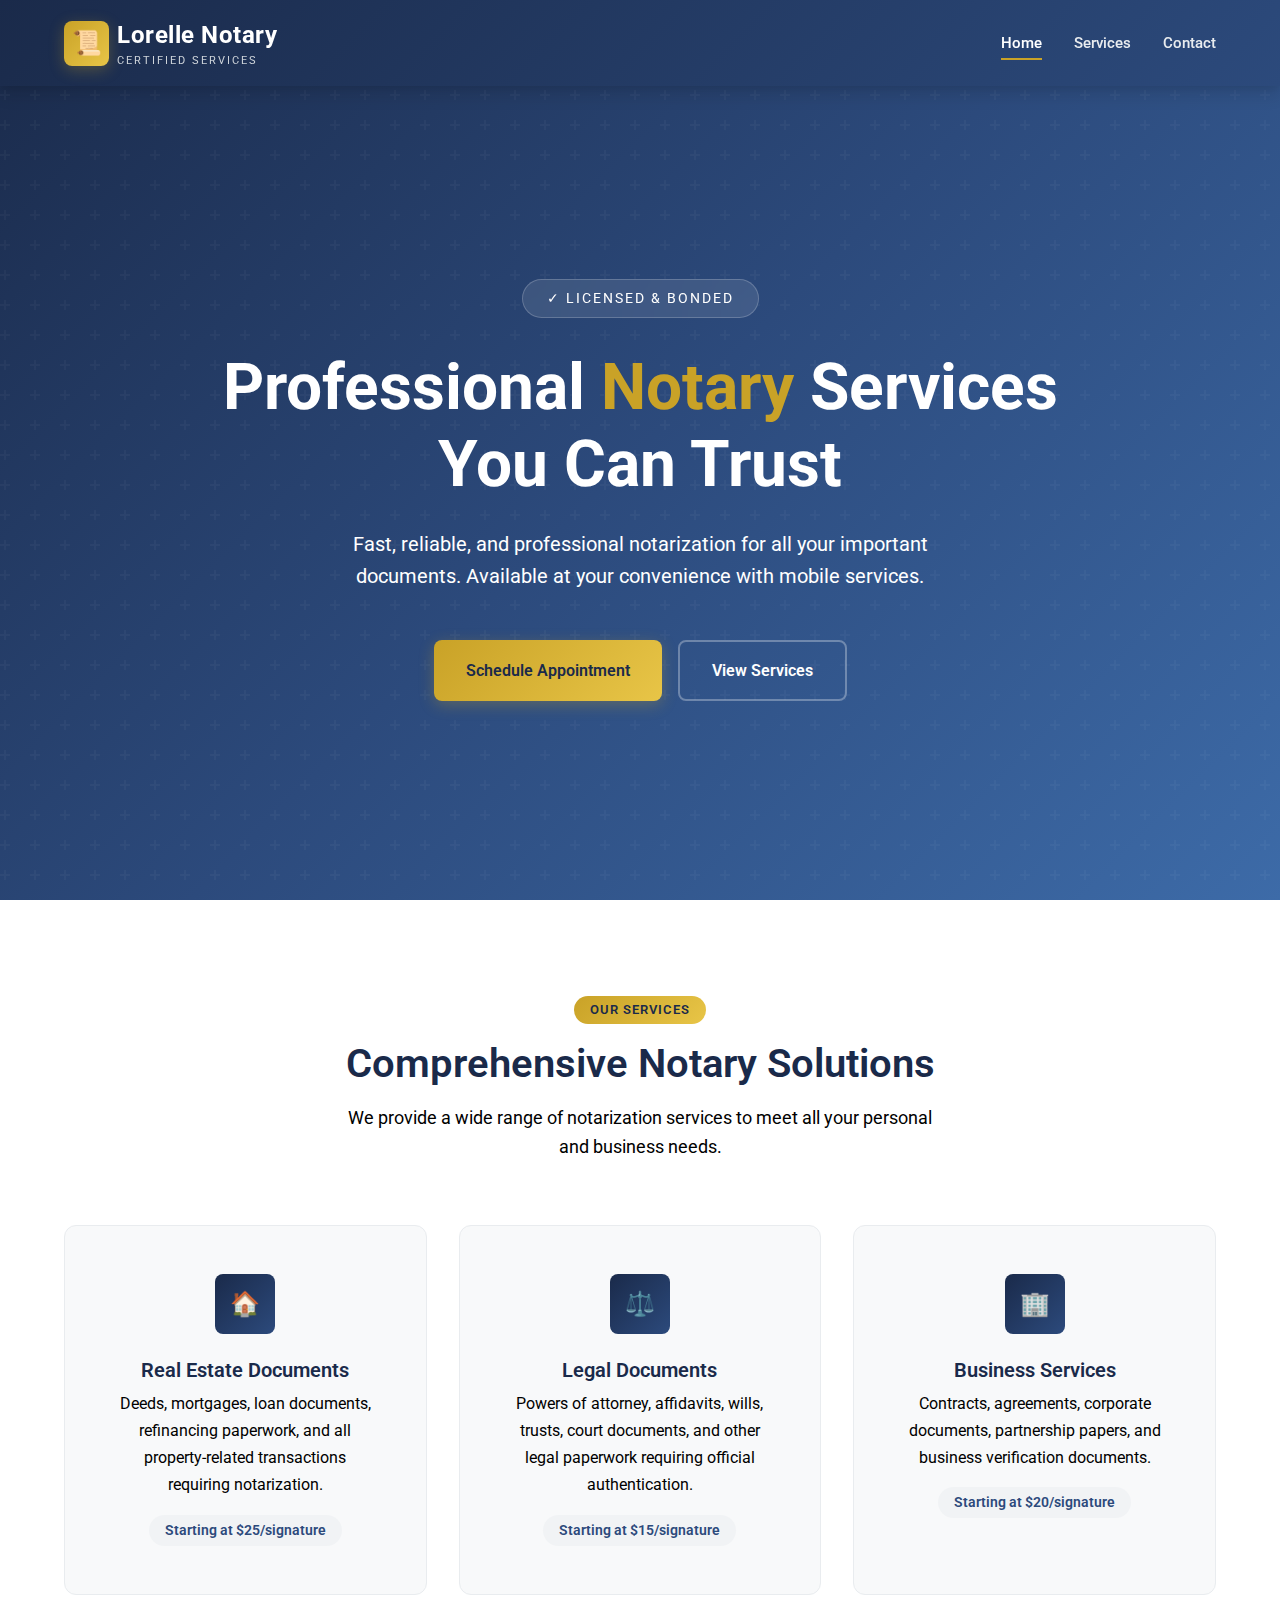
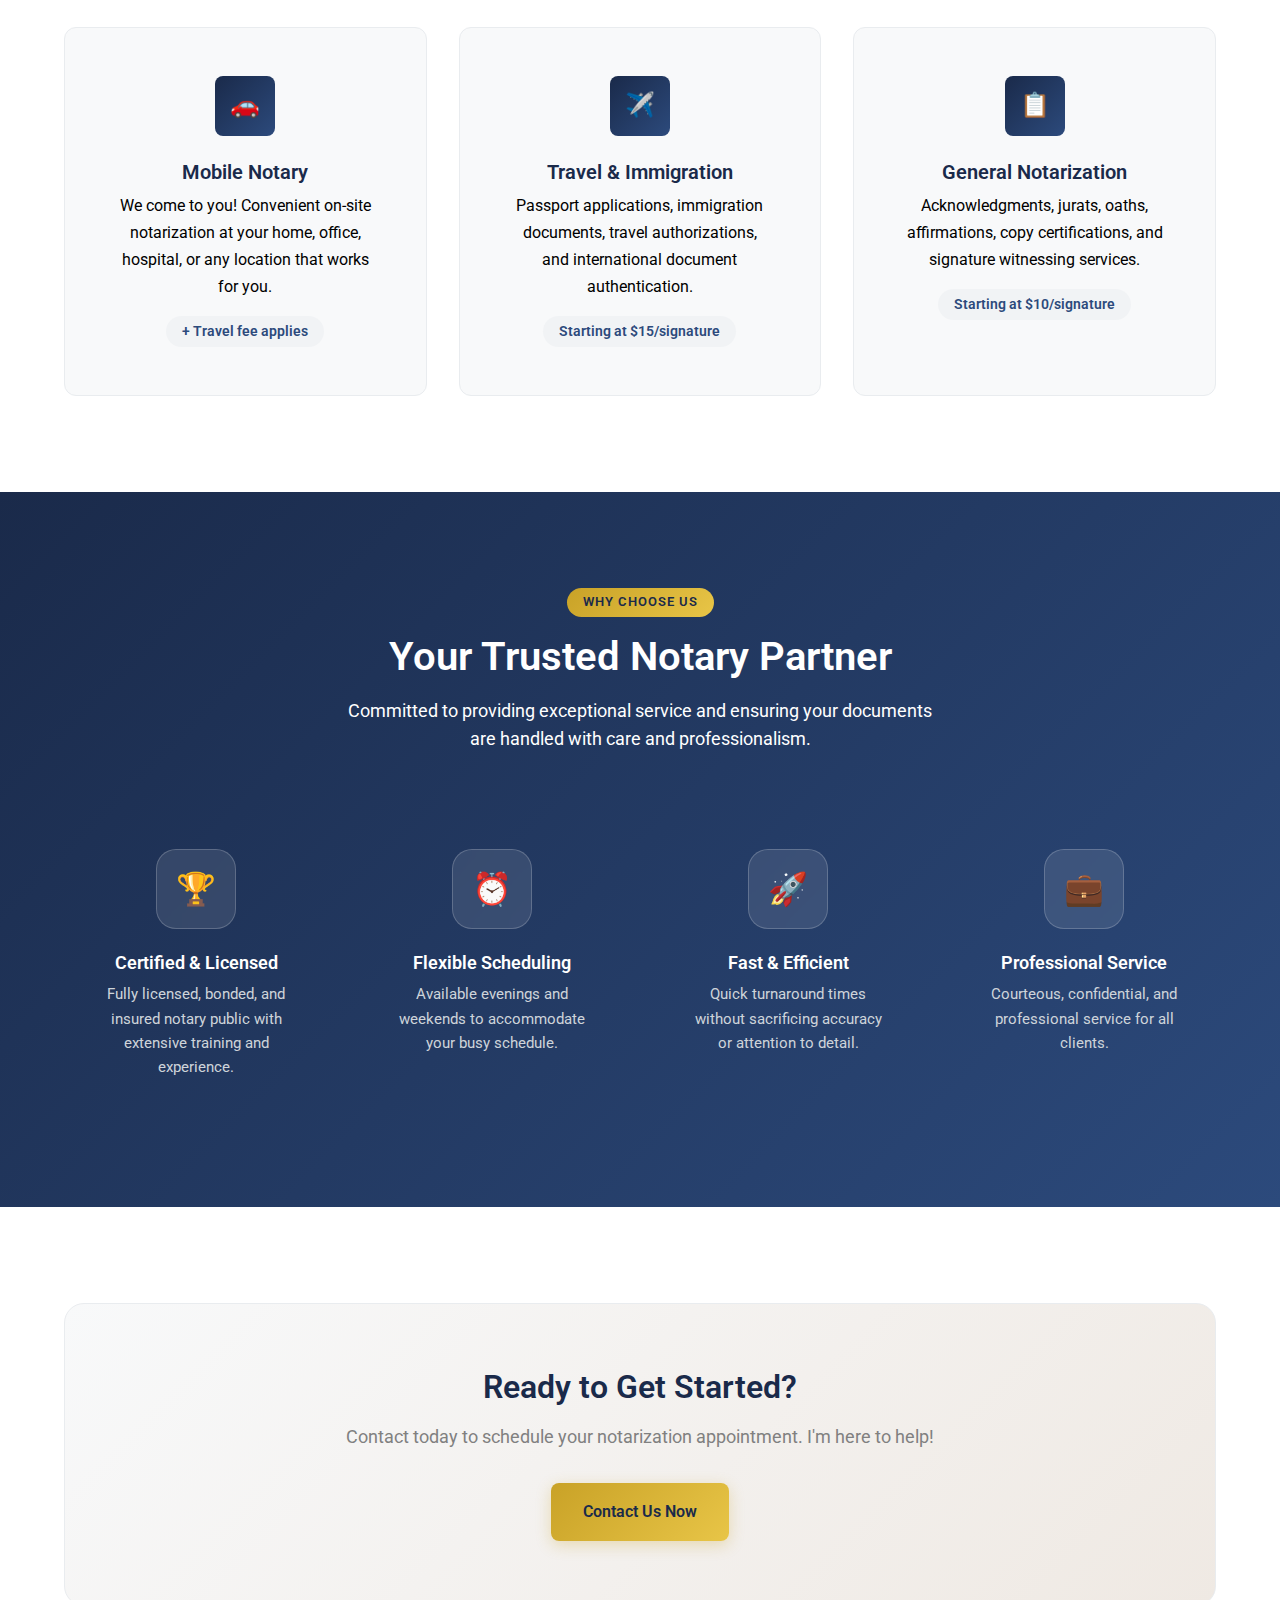
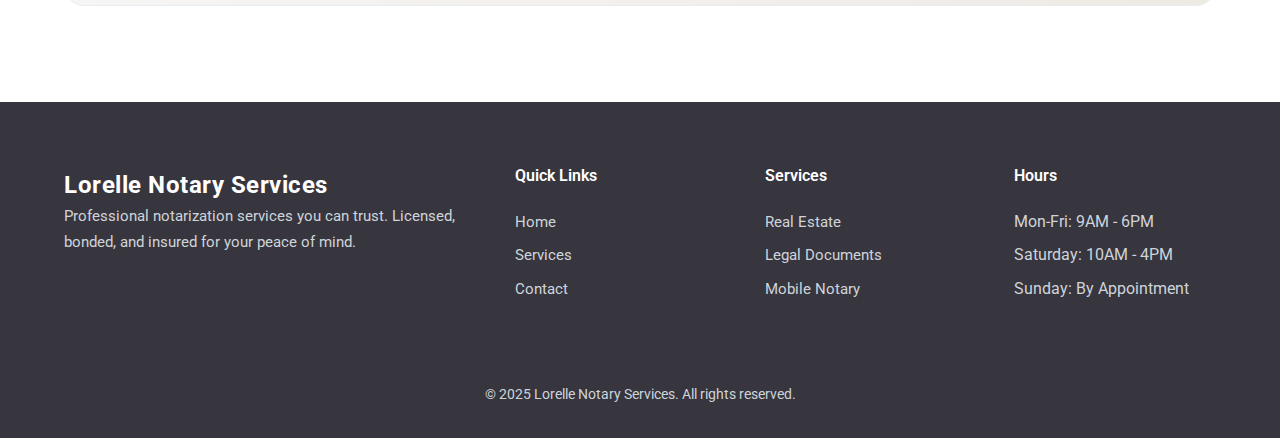
<file: index.html>
<!DOCTYPE html>
<html lang="en">
<head>
  <meta charset="UTF-8">
  <meta name="viewport" content="width=device-width, initial-scale=1.0">
  <meta name="description" content="Professional notary services for all your document authentication needs. Licensed, bonded, and insured mobile notary public.">
  <title>Lorelle Notary Services | Professional Document Authentication</title>
  
  <link rel="stylesheet" href="styles.css">
</head>

<body>
  <!-- Header -->
  <header class="header">
    <div class="container">
      <nav class="nav">
        <a href="index.html" class="logo">
          <div class="logo__icon">📜</div>
          <div>
            <span class="logo__text">Lorelle Notary</span>
            <span class="logo__tagline">Certified Services</span>
          </div>
        </a>
        <ul class="nav__links">
          <li><a href="index.html" class="nav__link active">Home</a></li>
          <li><a href="#services" class="nav__link">Services</a></li>
          <li><a href="contact.html" class="nav__link">Contact</a></li>
        </ul>
      </nav>
    </div>
  </header>

  
  <section class="landing">
    <div class="container">
      <div class="landing__content">
        <span class="landing__badge">✓ Licensed & Bonded</span>
        <h1 class="landing__title">Professional <span>Notary</span> Services<br>You Can Trust</h1>
        <p class="landing__subtitle">Fast, reliable, and professional notarization for all your important documents. Available at your convenience with mobile services.</p>
        <div class="landing__buttons">
          <a href="contact.html" class="btn btn-primary">
            Schedule Appointment
          </a>
          <a href="#services" class="btn btn-outline">
            View Services
          </a>
        </div>
      </div>
    </div>
  </section>

  <!-- Services Section -->
  <section id="services" class="section services">
    <div class="container">
      <div class="section__header">
        <span class="section__badge">Our Services</span>
        <h2 class="section__title">Comprehensive Notary Solutions</h2>
        <p class="section__subtitle">We provide a wide range of notarization services to meet all your personal and business needs.</p>
      </div>
      
      <div class="services__grid">
        <!-- Service Card 1 -->
        <div class="service__card">
          <div class="service__icon--wrapper">
          <div class="service__icon">🏠</div>
          </div>
          <h3 class="service__title">Real Estate Documents</h3>
          <p class="service__description">Deeds, mortgages, loan documents, refinancing paperwork, and all property-related transactions requiring notarization.</p>
          <span class="service__price">Starting at $25/signature</span>
        </div>
        
        <!-- Service Card 2 -->
        <div class="service__card">
          <div class="service__icon--wrapper">
          <div class="service__icon">⚖️</div>
          </div>
          <h3 class="service__title">Legal Documents</h3>
          <p class="service__description">Powers of attorney, affidavits, wills, trusts, court documents, and other legal paperwork requiring official authentication.</p>
          <span class="service__price">Starting at $15/signature</span>
        </div>
        
        <!-- Service Card 3 -->
        <div class="service__card">
          <div class="service__icon--wrapper">
          <div class="service__icon">🏢</div>
          </div>
          <h3 class="service__title">Business Services</h3>
          <p class="service__description">Contracts, agreements, corporate documents, partnership papers, and business verification documents.</p>
          <span class="service__price">Starting at $20/signature</span>
        </div>
        
        <!-- Service Card 4 -->
        <div class="service__card">
          <div class="service__icon--wrapper">
          <div class="service__icon">🚗</div>
          </div>
          <h3 class="service__title">Mobile Notary</h3>
          <p class="service__description">We come to you! Convenient on-site notarization at your home, office, hospital, or any location that works for you.</p>
          <span class="service__price">+ Travel fee applies</span>
        </div>
        
        <!-- Service Card 5 -->
        <div class="service__card">
          <div class="service__icon--wrapper">
          <div class="service__icon">✈️</div>
          </div>
          <h3 class="service__title">Travel & Immigration</h3>
          <p class="service__description">Passport applications, immigration documents, travel authorizations, and international document authentication.</p>
          <span class="service__price">Starting at $15/signature</span>
        </div>
        
        <!-- Service Card 6 -->
        <div class="service__card">
          <div class="service__icon--wrapper">
          <div class="service__icon">📋</div>
          </div>
          <h3 class="service__title">General Notarization</h3>
          <p class="service__description">Acknowledgments, jurats, oaths, affirmations, copy certifications, and signature witnessing services.</p>
          <span class="service__price">Starting at $10/signature</span>
        </div>
      </div>
    </div>
  </section>

  <!-- Why Choose Us Section -->
  <section class="section why-us">
    <div class="container">
      <div class="section__header">
        <span class="section__badge">Why Choose Us</span>
        <h2 class="section__title">Your Trusted Notary Partner</h2>
        <p class="section__subtitle">Committed to providing exceptional service and ensuring your documents are handled with care and professionalism.</p>
      </div>
      
      <div class="features__grid">
        <div class="feature__item">
          <div class="feature__icon">🏆</div>
          <h3 class="feature__title">Certified & Licensed</h3>
          <p class="feature__description">Fully licensed, bonded, and insured notary public with extensive training and experience.</p>
        </div>
        
        <div class="feature__item">
          <div class="feature__icon">⏰</div>
          <h3 class="feature__title">Flexible Scheduling</h3>
          <p class="feature__description">Available evenings and weekends to accommodate your busy schedule.</p>
        </div>
        
        <div class="feature__item">
          <div class="feature__icon">🚀</div>
          <h3 class="feature__title">Fast & Efficient</h3>
          <p class="feature__description">Quick turnaround times without sacrificing accuracy or attention to detail.</p>
        </div>
        
        <div class="feature__item">
          <div class="feature__icon">💼</div>
          <h3 class="feature__title">Professional Service</h3>
          <p class="feature__description">Courteous, confidential, and professional service for all clients.</p>
        </div>
      </div>
    </div>
  </section>

  <!-- CTA Section -->
  <section class="section cta">
    <div class="container">
      <div class="cta-box">
        <h2 class="cta-title">Ready to Get Started?</h2>
        <p class="cta-text">Contact today to schedule your notarization appointment. I'm here to help!</p>
        <a href="contact.html" class="btn btn-primary">Contact Us Now</a>
      </div>
    </div>
  </section>

  <!-- Footer -->
  <footer class="footer">
    <div class="container">
      <div class="footer__content">
        <div class="footer__brand">
          <span class="logo__text">Lorelle Notary Services</span>
          <p>Professional notarization services you can trust. Licensed, bonded, and insured for your peace of mind.</p>
        </div>
        
        <div class="footer__column">
          <h4 class="footer__title">Quick Links</h4>
          <ul class="footer__links">
            <li><a href="index.html">Home</a></li>
            <li><a href="#services">Services</a></li>
            <li><a href="contact.html">Contact</a></li>
          </ul>
        </div>
        
        <div class="footer__column">
          <h4 class="footer__title">Services</h4>
          <ul class="footer__links">
            <li><a href="#services">Real Estate</a></li>
            <li><a href="#services">Legal Documents</a></li>
            <li><a href="#services">Mobile Notary</a></li>
          </ul>
        </div>
        
        <div class="footer__column">
          <h4 class="footer__title">Hours</h4>
          <ul class="footer__links">
            <li>Mon-Fri: 9AM - 6PM</li>
            <li>Saturday: 10AM - 4PM</li>
            <li>Sunday: By Appointment</li>
          </ul>
        </div>
      </div>
      
      <div class="footer__bottom">
        <p>&copy; 2025 Lorelle Notary Services. All rights reserved.</p>
      </div>
    </div>
  </footer>
</body>
</html>
</file>
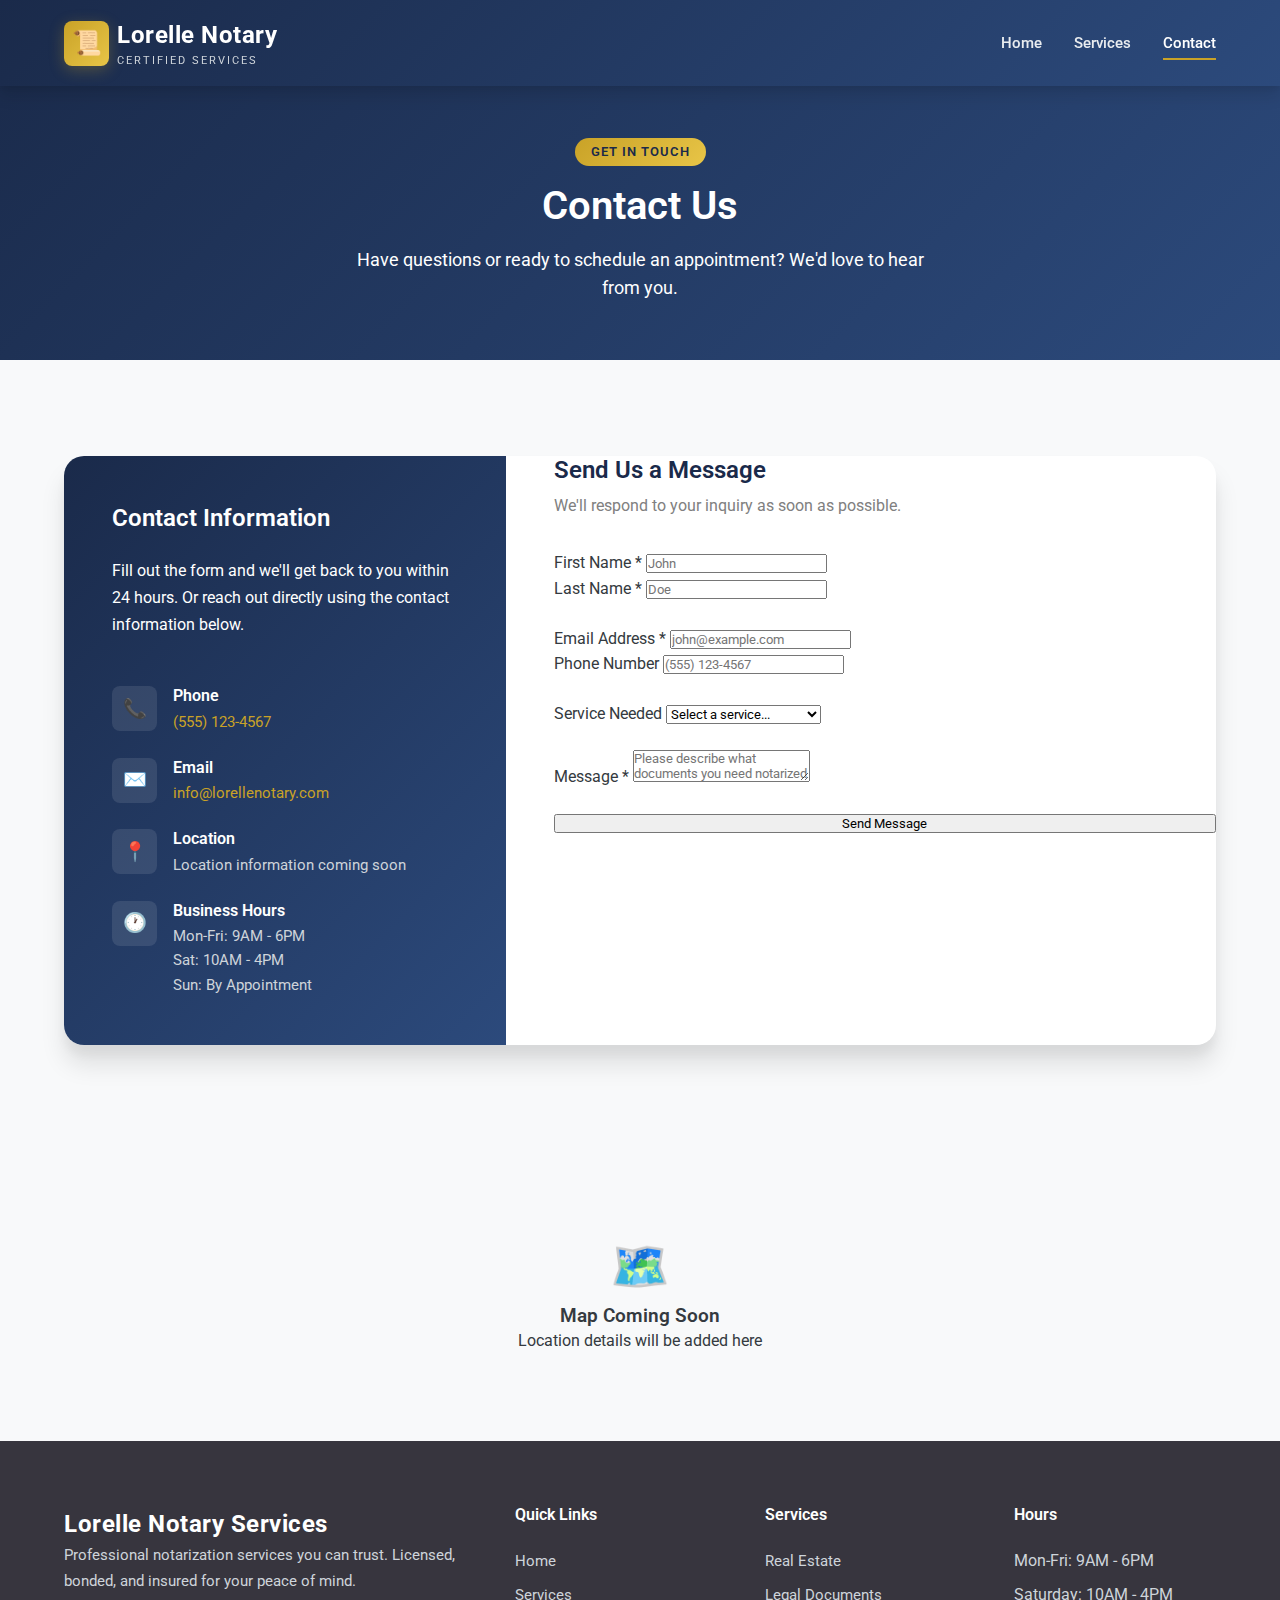
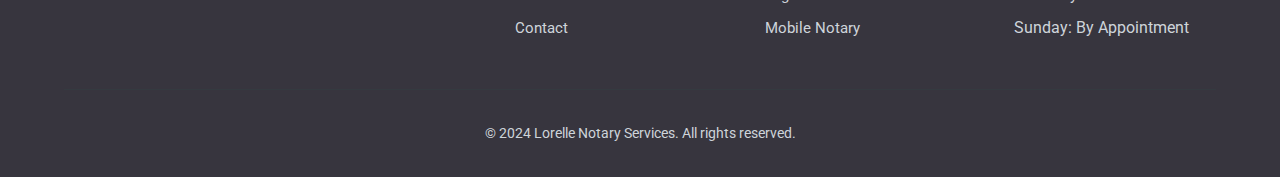
<file: contact.html>
<!DOCTYPE html>
<html lang="en">
<head>
  <meta charset="UTF-8">
  <meta name="viewport" content="width=device-width, initial-scale=1.0">
  <meta name="description" content="Contact Premier Notary Services for professional document authentication. Schedule your appointment today.">
  <title>Contact Us | Lorelle Notary Services</title>
  
  <!-- Fonts -->
  <link rel="preconnect" href="https://fonts.googleapis.com">
  <link rel="preconnect" href="https://fonts.gstatic.com" crossorigin>
  <link href="https://fonts.googleapis.com/css2?family=Inter:wght@400;500;600;700&family=Playfair+Display:wght@600;700&display=swap" rel="stylesheet">
  
  <!-- Styles -->
  <link rel="stylesheet" href="styles.css">
</head>
<body>
  <!-- Header -->
  <header class="header">
    <div class="container">
      <nav class="nav">
        <a href="index.html" class="logo">
          <div class="logo__icon">📜</div>
          <div>
            <span class="logo__text">Lorelle Notary</span>
            <span class="logo__tagline">Certified Services</span>
          </div>
        </a>
        <ul class="nav__links">
          <li><a href="index.html" class="nav__link">Home</a></li>
          <li><a href="index.html#services" class="nav__link">Services</a></li>
          <li><a href="contact.html" class="nav__link active">Contact</a></li>
        </ul>
      </nav>
    </div>
  </header>

  <!-- Contact Hero -->
  <section class="contact__hero">
    <div class="container">
      <span class="section__badge">Get In Touch</span>
      <h1 class="section__title">Contact Us</h1>
      <p class="section__subtitle">Have questions or ready to schedule an appointment? We'd love to hear from you.</p>
    </div>
  </section>

  <!-- Contact Section -->
  <section class="section__contact section">
    <div class="container">
      <div class="contact__grid">
        <!-- Contact Info Side -->
        <div class="contact__info">
          <h2 class="contact__info--title">Contact Information</h2>
          <p class="contact__info--text">Fill out the form and we'll get back to you within 24 hours. Or reach out directly using the contact information below.</p>
          
          <div class="contact__details">
            <div class="contact__detail--item">
              <div class="contact__detail--icon">📞</div>
              <div class="contact__detail--content">
                <h4>Phone</h4>
                <p><a href="tel:+15551234567">(555) 123-4567</a></p>
              </div>
            </div>
            
            <div class="contact__detail--item">
              <div class="contact__detail--icon">✉️</div>
              <div class="contact__detail--content">
                <h4>Email</h4>
                <p><a href="mailto:info@lorellenotary.com">info@lorellenotary.com</a></p>
              </div>
            </div>
            
            <div class="contact__detail--item">
              <div class="contact__detail--icon">📍</div>
              <div class="contact__detail--content">
                <h4>Location</h4>
                <p>Location information coming soon</p>
              </div>
            </div>
            
            <div class="contact__detail--item">
              <div class="contact__detail--icon">🕐</div>
              <div class="contact__detail--content">
                <h4>Business Hours</h4>
                <p>Mon-Fri: 9AM - 6PM<br>Sat: 10AM - 4PM<br>Sun: By Appointment</p>
              </div>
            </div>
          </div>
        </div>
        
        <!-- Contact Form Side -->
        <div class="contact__form-wrapper">
          <h2 class="contact__form--title">Send Us a Message</h2>
          <p class="contact__form--subtitle">We'll respond to your inquiry as soon as possible.</p>
          
          <form class="contact__form" id="contactForm">
            <div class="form-row">
              <div class="form-group">
                <label for="firstName">First Name *</label>
                <input type="text" id="firstName" name="firstName" required placeholder="John">
              </div>
              <div class="form-group">
                <label for="lastName">Last Name *</label>
                <input type="text" id="lastName" name="lastName" required placeholder="Doe">
              </div>
            </div>
            
            <div class="form-row">
              <div class="form-group">
                <label for="email">Email Address *</label>
                <input type="email" id="email" name="email" required placeholder="john@example.com">
              </div>
              <div class="form-group">
                <label for="phone">Phone Number</label>
                <input type="tel" id="phone" name="phone" placeholder="(555) 123-4567">
              </div>
            </div>
            
            <div class="form-group">
              <label for="service">Service Needed</label>
              <select id="service" name="service">
                <option value="">Select a service...</option>
                <option value="real-estate">Real Estate Documents</option>
                <option value="legal">Legal Documents</option>
                <option value="business">Business Services</option>
                <option value="mobile">Mobile Notary</option>
                <option value="travel">Travel & Immigration</option>
                <option value="general">General Notarization</option>
                <option value="other">Other</option>
              </select>
            </div>
            
            <div class="form-group">
              <label for="message">Message *</label>
              <textarea id="message" name="message" required placeholder="Please describe what documents you need notarized and any specific requirements..."></textarea>
            </div>
            
            <button type="submit" class="btn-submit">Send Message</button>
          </form>
        </div>
      </div>
    </div>
  </section>

  <!-- Map Placeholder Section -->
  <section class="section" style="background: var(--off-white); padding: var(--space-2xl) 0;">
    <div class="container">
      <div style="background: linear-gradient(135deg, var(--gray-200), var(--gray-300)); border-radius: var(--radius-lg); height: 300px; display: flex; align-items: center; justify-content: center; text-align: center;">
        <div>
          <div style="font-size: 3rem; margin-bottom: var(--space-md);">🗺️</div>
          <h3 style="color: var(--gray-600); margin-bottom: var(--space-sm);">Map Coming Soon</h3>
          <p style="color: var(--gray-500);">Location details will be added here</p>
        </div>
      </div>
    </div>
  </section>

  <!-- Footer -->
  <footer class="footer">
    <div class="container">
      <div class="footer__content">
        <div class="footer__brand">
          <span class="logo__text">Lorelle Notary Services</span>
          <p>Professional notarization services you can trust. Licensed, bonded, and insured for your peace of mind.</p>
        </div>
        
        <div class="footer__column">
          <h4 class="footer__title">Quick Links</h4>
          <ul class="footer__links">
            <li><a href="index.html">Home</a></li>
            <li><a href="index.html#services">Services</a></li>
            <li><a href="contact.html">Contact</a></li>
          </ul>
        </div>
        
        <div class="footer__column">
          <h4 class="footer__title">Services</h4>
          <ul class="footer__links">
            <li><a href="index.html#services">Real Estate</a></li>
            <li><a href="index.html#services">Legal Documents</a></li>
            <li><a href="index.html#services">Mobile Notary</a></li>
          </ul>
        </div>
        
        <div class="footer__column">
          <h4 class="footer__title">Hours</h4>
          <ul class="footer__links">
            <li>Mon-Fri: 9AM - 6PM</li>
            <li>Saturday: 10AM - 4PM</li>
            <li>Sunday: By Appointment</li>
          </ul>
        </div>
      </div>
      
      <div class="footer__bottom">
        <p>&copy; 2024 Lorelle Notary Services. All rights reserved.</p>
      </div>
    </div>
  </footer>

  <script>
    // Simple form submission handler
    document.getElementById('contactForm').addEventListener('submit', function(e) {
      e.preventDefault();
      
      // Get form data
      const formData = new FormData(this);
      const data = Object.fromEntries(formData);
      
      // Show success message (in production, this would send to a server)
      alert('Thank you for your message! We will get back to you within 24 hours.');
      
      // Reset form
      this.reset();
    });
  </script>
</body>
</html>
</file>
<file: styles.css>
@import url('https://fonts.googleapis.com/css2?family=Roboto:ital,wght@0,100..900;1,100..900&display=swap');


:root {
  /* Colors - Professional Navy & Gold palette */
  --primary-dark: #1a2a4a;
  --primary: #2c4a7c;
  --primary-light: #3d6ba8;
  --accent: #c9a227;
  --accent-light: #e8c547;
  --accent-glow: rgba(201, 162, 39, 0.3);
  
  /* Shadows */
  --shadow-sm: 0 1px 2px rgba(0, 0, 0, 0.05);
  --shadow-md: 0 4px 6px rgba(0, 0, 0, 0.07), 0 2px 4px rgba(0, 0, 0, 0.05);
  --shadow-lg: 0 10px 15px rgba(0, 0, 0, 0.1), 0 4px 6px rgba(0, 0, 0, 0.05);
  --shadow-xl: 0 20px 25px rgba(0, 0, 0, 0.1), 0 10px 10px rgba(0, 0, 0, 0.04);
  
  /* Transitions */
  --transition-fast: 150ms ease;
  --transition-base: 250ms ease;
  --transition-slow: 350ms ease;
  
  /* Border Radius */
  --radius-sm: 4px;
  --radius-md: 8px;
  --radius-lg: 12px;
  --radius-xl: 20px;
  --radius-full: 9999px;
}

/* ===== Reset & Base Styles ===== */
* {
  font-family: "Roboto", sans-serif;
  box-sizing: border-box;
  margin: 0;
  padding: 0;
}

html {
  scroll-behavior: smooth;
}

body {
  font-family: "Roboto", sans-serif;
  font-size: 16px;
  line-height: 1.6;
  color: #343a40;
  background-color: #f8f9fa;
  -webkit-font-smoothing: antialiased;
}

img {
  max-width: 100%;
  height: auto;
  display: block;
}

a {
  text-decoration: none;
  color: inherit;
  transition: color var(--transition-fast);
}

ul {
  list-style: none;
}

h1, h2, h3, h4, h5, h6 {
  font-family: "Roboto", sans-serif;
  font-weight: 600;
  line-height: 1.2;
  color: var(--primary-dark);
}

.container {
  width: 100%;
  max-width: 1200px;
  margin: 0 auto;
  padding: 0 24px;
}

.section {
  padding: 96px 0;
}

/* HEADER & NAV */
.header {
  position: fixed;
  top: 0;
  left: 0;
  right: 0;
  z-index: 1000;
  background: linear-gradient(135deg, var(--primary-dark) 0%, var(--primary) 100%);
  box-shadow: var(--shadow-lg);
}

.nav {
  display: flex;
  justify-content: space-between;
  align-items: center;
  padding: 16px 0;
}

.logo {
  display: flex;
  align-items: center;
  gap: 8px;
}

.logo__icon {
  width: 45px;
  height: 45px;
  background: linear-gradient(135deg, var(--accent) 0%, var(--accent-light) 100%);
  border-radius: var(--radius-md);
  display: flex;
  align-items: center;
  justify-content: center;
  font-size: 1.5rem;
  box-shadow: 0 4px 15px var(--accent-glow);
}

.logo__text {
  font-family:"Roboto", sans-serif;
  font-size: 1.5rem;
  font-weight: 700;
  color: #ffffff;
  letter-spacing: 0.5px;
}

.logo__tagline {
  font-size: 0.7rem;
  color: #ced4da;
  text-transform: uppercase;
  letter-spacing: 2px;
  display: block;
  margin-top: -2px;
}

.nav__links {
  display: flex;
  gap: 32px;
}

.nav__link {
  color: #e9ecef;
  font-weight: 500;
  font-size: 0.95rem;
  position: relative;
  padding: 8px 0;
}

.nav__link::after {
  content: '';
  position: absolute;
  bottom: 0;
  left: 0;
  width: 0;
  height: 2px;
  background: var(--accent);
  transition: width var(--transition-base);
}

.nav__link:hover {
  color: #ffffff;
}

.nav__link:hover::after,
.nav__link.active::after {
  width: 100%;
}

.nav__link.active {
  color: #ffffff;
}

/* LANDING */
.landing {
  min-height: 100vh;
  display: flex;
  align-items: center;
  background: linear-gradient(135deg, var(--primary-dark) 0%, var(--primary) 50%, var(--primary-light) 100%);
  position: relative;
  overflow: hidden;
  padding-top: 80px;
}

.landing::before {
  content: '';
  position: absolute;
  top: 0;
  left: 0;
  right: 0;
  bottom: 0;
  background: url("data:image/svg+xml,%3Csvg width='60' height='60' viewBox='0 0 60 60' xmlns='http://www.w3.org/2000/svg'%3E%3Cg fill='none' fill-rule='evenodd'%3E%3Cg fill='%23ffffff' fill-opacity='0.03'%3E%3Cpath d='M36 34v-4h-2v4h-4v2h4v4h2v-4h4v-2h-4zm0-30V0h-2v4h-4v2h4v4h2V6h4V4h-4zM6 34v-4H4v4H0v2h4v4h2v-4h4v-2H6zM6 4V0H4v4H0v2h4v4h2V6h4V4H6z'/%3E%3C/g%3E%3C/g%3E%3C/svg%3E");
}

.landing__content {
  position: relative;
  z-index: 1;
  text-align: center;
  color: #ffffff;
}

.landing__badge {
  display: inline-block;
  background: rgba(255, 255, 255, 0.1);
  backdrop-filter: blur(10px);
  border: 1px solid rgba(255, 255, 255, 0.2);
  padding: 8px 24px;
  border-radius: var(--radius-full);
  font-size: 0.85rem;
  text-transform: uppercase;
  letter-spacing: 2px;
  margin-bottom: 32px;
  animation: fadeInDown 0.8s ease;
}

.landing__title {
  font-size: clamp(2.5rem, 5vw, 4rem);
  font-weight: 700;
  color: #ffffff;
  margin-bottom: 24px;
  animation: fadeInUp 0.8s ease 0.2s both;
}

.landing__title span {
  color: var(--accent);
}

.landing__subtitle {
  font-size: clamp(1rem, 2vw, 1.25rem);
  color: white;
  max-width: 600px;
  margin: 0 auto 48px;
  animation: fadeInUp 0.8s ease 0.4s both;
}

.landing__buttons {
  display: flex;
  gap: 16px;
  justify-content: center;
  flex-wrap: wrap;
  animation: fadeInUp 0.8s ease 0.6s both;
}

/* BUTTONS */
.btn {
  display: inline-flex;
  align-items: center;
  gap: 8px;
  padding: 16px 32px;
  border-radius: var(--radius-md);
  font-weight: 600;
  font-size: 1rem;
  cursor: pointer;
  border: none;
  transition: all var(--transition-base);
}

.btn-primary {
  background: linear-gradient(135deg, var(--accent) 0%, var(--accent-light) 100%);
  color: var(--primary-dark);
  box-shadow: 0 4px 15px var(--accent-glow);
}

.btn-primary:hover {
  transform: translateY(-2px);
  box-shadow: 0 8px 25px var(--accent-glow);
}

.btn-outline {
  background: transparent;
  color: #ffffff;
  border: 2px solid rgba(255, 255, 255, 0.3);
}

.btn-outline:hover {
  background: rgba(255, 255, 255, 0.1);
  border-color: #ffffff;
}

/* SERVICES */
.services {
  background: #ffffff;
}

.section__header {
  text-align: center;
  margin-bottom: 64px;
}

.section__badge {
  display: inline-block;
  background: linear-gradient(135deg, var(--accent) 0%, var(--accent-light) 100%);
  color: var(--primary-dark);
  padding: 4px 16px;
  border-radius: var(--radius-full);
  font-size: 0.8rem;
  font-weight: 600;
  text-transform: uppercase;
  letter-spacing: 1px;
  margin-bottom: 16px;
}

.section__title {
  font-size: clamp(1.75rem, 4vw, 2.5rem);
  margin-bottom: 16px;
}

.section__subtitle {
  color: black;
  max-width: 600px;
  margin: 0 auto;
  font-size: 1.1rem;
}

.services__grid {
  display: grid;
  grid-template-columns: repeat(auto-fit, minmax(300px, 1fr));
  gap: 32px;
}

.service__card {
  background: #f8f9fa;
  border-radius: 12px;
  padding: 48px; 
  position: relative;
  overflow: hidden;
  transition: all var(--transition-base);
  border: 1px solid #e9ecef;
  text-align: center;
}

.service__card:hover {
  transform: translateY(-8px);
  box-shadow: var(--shadow-xl);
  border-color: var(--accent);
}

.service__card::before {
  content: '';
  position: absolute;
  top: 0;
  left: 0;
  right: 0;
  height: 4px;
  background: linear-gradient(90deg, var(--accent) 0%, var(--accent-light) 100%);
  opacity: 0;
  transition: opacity var(--transition-base);
}

.service__card:hover::before {
  opacity: 1;
}

.service__icon {
  width: 60px;
  height: 60px;
  background: linear-gradient(135deg, var(--primary-dark) 0%, var(--primary) 100%);
  border-radius: var(--radius-md);
  display: flex;
  align-items: center;
  justify-content: center;
  font-size: 1.5rem;
  margin-bottom: 24px;
}

.service__icon--wrapper {
  display: flex;
  justify-content: center;
  align-items: center;
}

.service__title {
  font-size: 1.25rem;
  margin-bottom: 8px;
  
}

.service__description {
  color: black;
  line-height: 1.7;
}

.service__price {
  display: inline-block;
  margin-top: 16px;
  padding: 4px 16px;
  background: #f1f3f5;
  border-radius: var(--radius-full);
  color: var(--primary);
  font-weight: 600;
  font-size: 0.9rem;
}

/* WHY CHOOSE US */
.why-us {
  background: linear-gradient(135deg, var(--primary-dark) 0%, var(--primary) 100%);
  color: #ffffff;
}

.why-us .section__title {
  color: #ffffff;
}

.why-us .section__subtitle {
  color: white;
}

.features__grid {
  display: grid;
  grid-template-columns: repeat(auto-fit, minmax(250px, 1fr));
  gap: 32px;
}

.feature__item {
  text-align: center;
  padding: 32px;
}

.feature__icon {
  width: 80px;
  height: 80px;
  background: rgba(255, 255, 255, 0.1);
  backdrop-filter: blur(10px);
  border: 1px solid rgba(255, 255, 255, 0.2);
  border-radius: var(--radius-xl);
  display: flex;
  align-items: center;
  justify-content: center;
  font-size: 2rem;
  margin: 0 auto 24px;
  transition: transform var(--transition-base);
}

.feature__item:hover .feature__icon {
  transform: scale(1.1);
  background: var(--accent);
}

.feature__title {
  font-size: 1.1rem;
  color: #ffffff;
  margin-bottom: 8px;
}

.feature__description {
  color: #ced4da;
  font-size: 0.95rem;
}

/* CTA */
.cta {
  background: #ffffff;
  text-align: center;
}

.cta-box {
  background: linear-gradient(135deg, #f8f9fa 0%, #efe9e3 100%);
  border-radius: var(--radius-xl);
  padding: 64px;
  border: 1px solid #e9ecef;
}

.cta-title {
  font-size: clamp(1.5rem, 3vw, 2rem);
  margin-bottom: 16px;
}

.cta-text {
  color: grey;
  margin-bottom: 32px;
  font-size: 1.1rem;
}

/* CONTACT PAGE */
.contact__hero {
  min-height: 40vh;
  display: flex;
  align-items: center;
  background: linear-gradient(135deg, var(--primary-dark) 0%, var(--primary) 100%);
  padding-top: 80px;
  text-align: center;
  color: #ffffff;
}

.contact__hero .section__title {
  color: #ffffff;
  margin-bottom: 16px;
}

.contact__hero .section__subtitle {
  color: #ffffff;
}

.contact__section {
  background: #ffffff;
  margin-top: -60px;
  position: relative;
  z-index: 10;
}

.contact__grid {
  display: grid;
  grid-template-columns: 1fr 1.5fr;
  gap: 48px;
  background: #ffffff;
  border-radius: var(--radius-xl);
  box-shadow: var(--shadow-xl);
  overflow: hidden;
}

.contact__info {
  background: linear-gradient(135deg, var(--primary-dark) 0%, var(--primary) 100%);
  color: #ffffff;
  padding: 48px;
}

.contact__info--title {
  font-size: 1.5rem;
  color: #ffffff;
  margin-bottom: 24px;
}

.contact__info--text {
  color: #ffffff;
  margin-bottom: 48px;
  line-height: 1.7;
}

.contact__details {
  display: flex;
  flex-direction: column;
  gap: 24px;
}

.contact__detail--item {
  display: flex;
  align-items: flex-start;
  gap: 16px;
}

.contact__detail--icon {
  width: 45px;
  height: 45px;
  background: rgba(255, 255, 255, 0.1);
  border-radius: var(--radius-md);
  display: flex;
  align-items: center;
  justify-content: center;
  font-size: 1.2rem;
  flex-shrink: 0;
}

.contact__detail--content h4 {
  color: #ffffff;
  font-size: 1rem;
  margin-bottom: 4px;
}

.contact__detail--content p {
  color: #ced4da;
  font-size: 0.95rem;
}

.contact__detail--content a {
  color: var(--accent);
  transition: color var(--transition-fast);
}

.contact__detail--content a:hover {
  color: var(--accent-light);
}

.contact__form--wrapper {
  padding: 48px;
}

.contact__form--title {
  font-size: 1.5rem;
  margin-bottom: 8px;
}

.contact__form--subtitle {
  color: grey;
  margin-bottom: 32px;
}

.contact__form {
  display: flex;
  flex-direction: column;
  gap: 24px;
}

.form__row {
  display: grid;
  grid-template-columns: 1fr 1fr;
  gap: 24px;
}

.form__group {
  display: flex;
  flex-direction: column;
}

.form__group label {
  font-weight: 600;
  font-size: 0.9rem;
  margin-bottom: 8px;
  color: black;
}

.form__group input,
.form__group textarea,
.form__group select {
  padding: 16px;
  border: 2px solid #e9ecef;
  border-radius: var(--radius-md);
  font-size: 1rem;
  transition: all var(--transition-fast);
  background: #f8f9fa;
}

.form__group input:focus,
.form__group textarea:focus,
.form__group select:focus {
  outline: none;
  border-color: var(--primary);
  background: #ffffff;
  box-shadow: 0 0 0 4px rgba(44, 74, 124, 0.1);
}

.form__group textarea {
  resize: vertical;
  min-height: 150px;
}

.btn__submit {
  background: linear-gradient(135deg, var(--primary-dark) 0%, var(--primary) 100%);
  color: #ffffff;
  padding: 16px 48px;
  border: none;
  border-radius: var(--radius-md);
  font-size: 1rem;
  font-weight: 600;
  cursor: pointer;
  transition: all var(--transition-base);
  align-self: flex-start;
}

.btn__submit:hover {
  transform: translateY(-2px);
  box-shadow: var(--shadow-lg);
}

/* ===== Footer ===== */
.footer {
  background: #37353e;
  color: #ced4da;
  padding: 64px 0 32px;
}

.footer__content {
  display: grid;
  grid-template-columns: 2fr 1fr 1fr 1fr;
  gap: 48px;
  margin-bottom: 48px;
}

.footer__brand .logo-text {
  font-size: 1.3rem;
  margin-bottom: 16px;
}

.footer__brand p {
  line-height: 1.7;
  font-size: 0.95rem;
}

.footer__title {
  color: #ffffff;
  font-size: 1rem;
  margin-bottom: 24px;
  font-weight: 600;
}

.footer__links {
  display: flex;
  flex-direction: column;
  gap: 8px;
}

.footer__links a {
  color: #ced4da;
  font-size: 0.95rem;
  transition: color var(--transition-fast);
}

.footer__links a:hover {
  color: var(--accent);
}

.footer__bottom {
  padding-top: 32px;
  border-top: 1px solid #343a40;
  text-align: center;
  font-size: 0.9rem;
}

/* ===== Animations ===== */
@keyframes fadeInUp {
  from {
    opacity: 0;
    transform: translateY(30px);
  }
  to {
    opacity: 1;
    transform: translateY(0);
  }
}

@keyframes fadeInDown {
  from {
    opacity: 0;
    transform: translateY(-30px);
  }
  to {
    opacity: 1;
    transform: translateY(0);
  }
}

/* RESPONSIVENESS */
@media (max-width: 992px) {
  .footer__content {
    grid-template-columns: 1fr 1fr;
    gap: 32px;
  }
  
  .contact-grid {
    grid-template-columns: 1fr;
  }
}

@media (max-width: 768px) {
  .nav {
    flex-direction: column;
    gap: 16px;
    padding: 16px;
  }
  
  .nav__links {
    gap: 16px;
  }
  
  .hero {
    padding-top: 120px;
  }
  
  .contact__hero {
    padding-top: 120px;
  }
  
  .form-row {
    grid-template-columns: 1fr;
  }
  
  .footer__content {
    grid-template-columns: 1fr;
    text-align: center;
  }
  
  .footer__links {
    align-items: center;
  }
}

@media (max-width: 480px) {
  .hero__buttons {
    flex-direction: column;
    align-items: center;
  }
  
  .btn {
    width: 100%;
    justify-content: center;
  }
}
</file>
